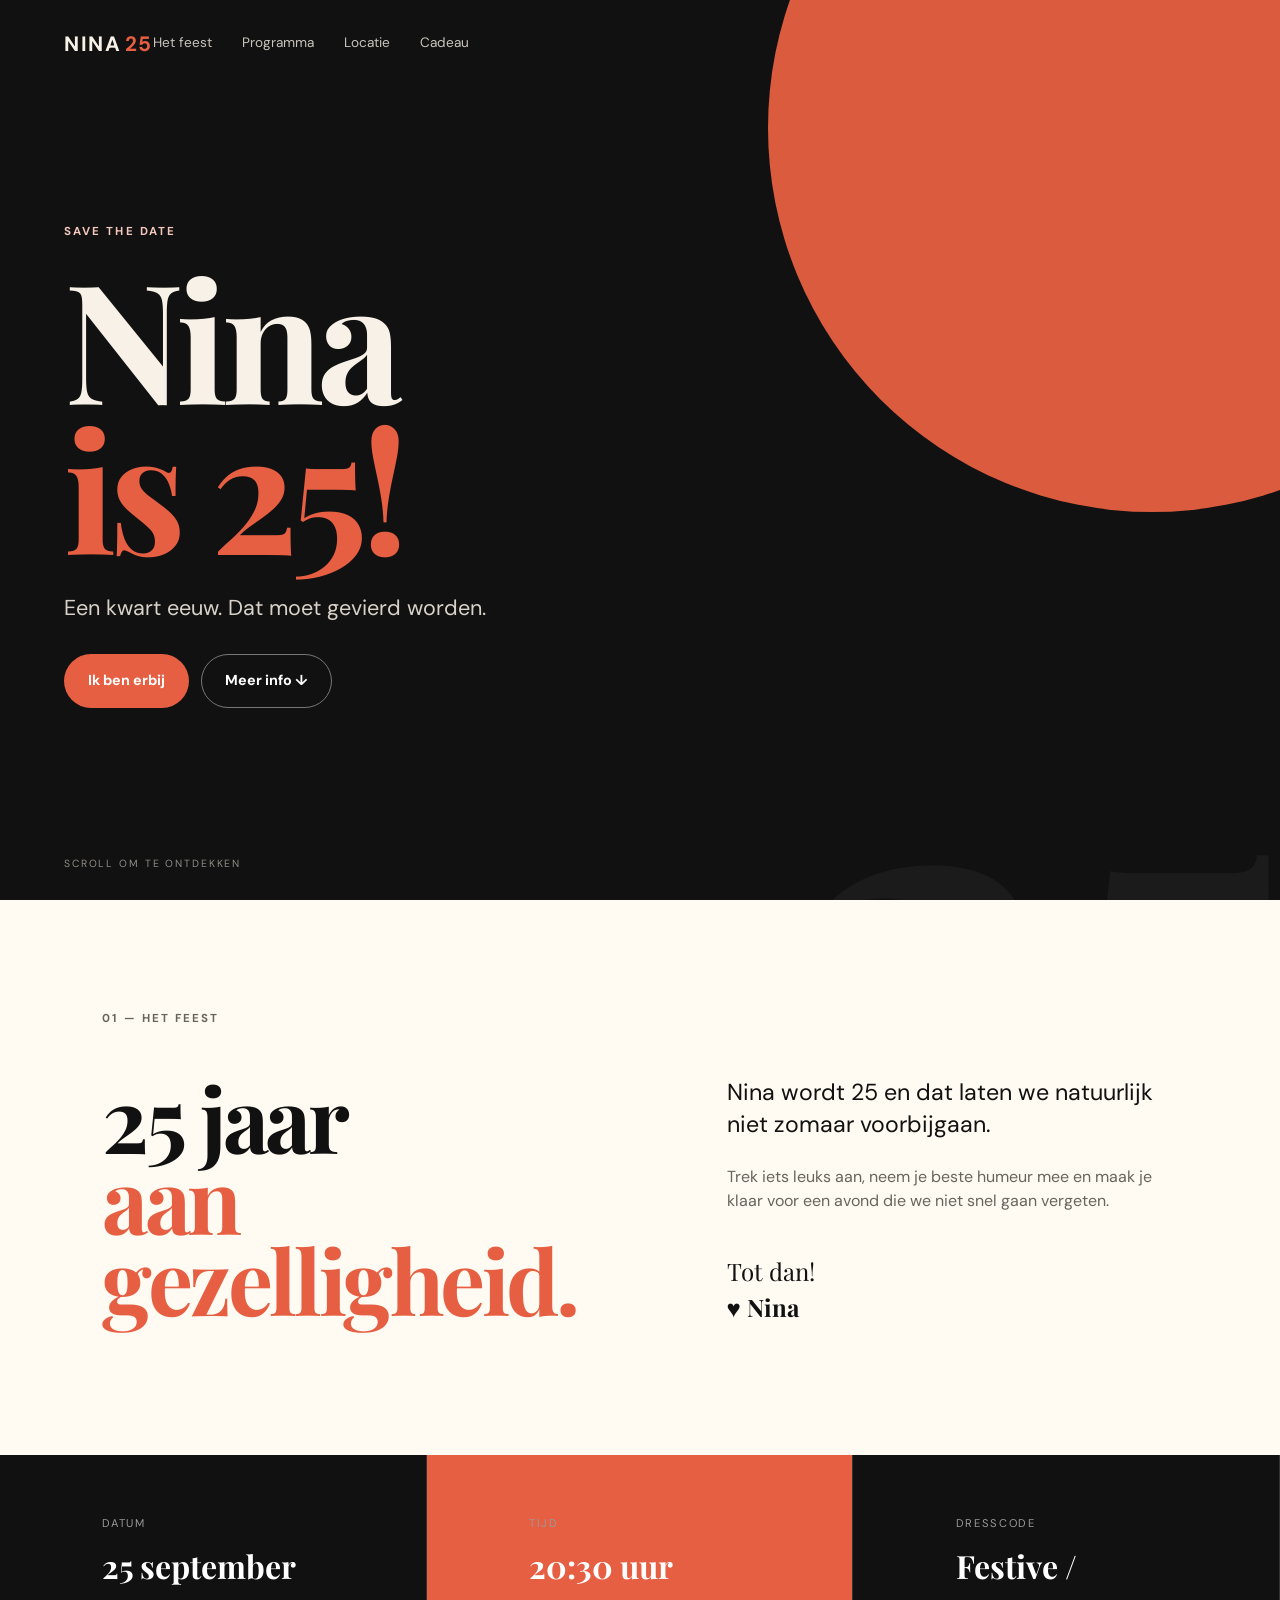
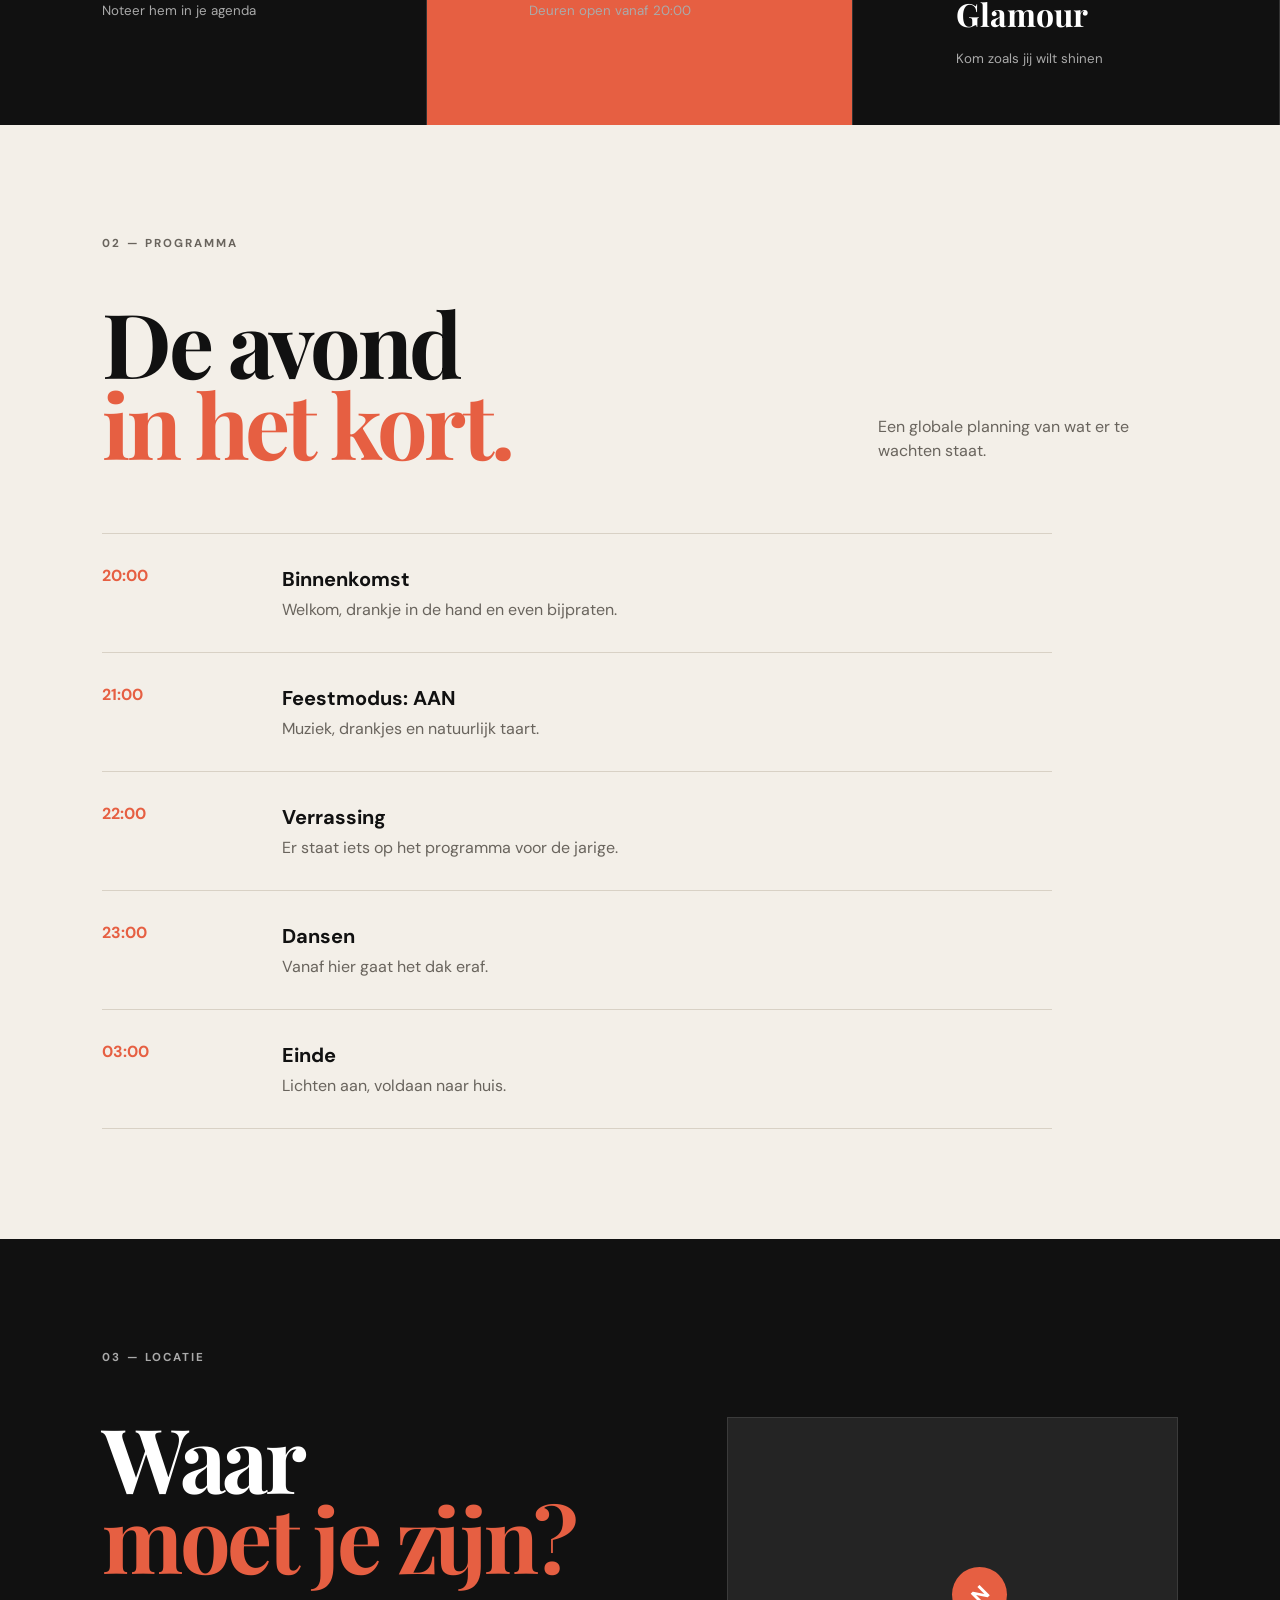
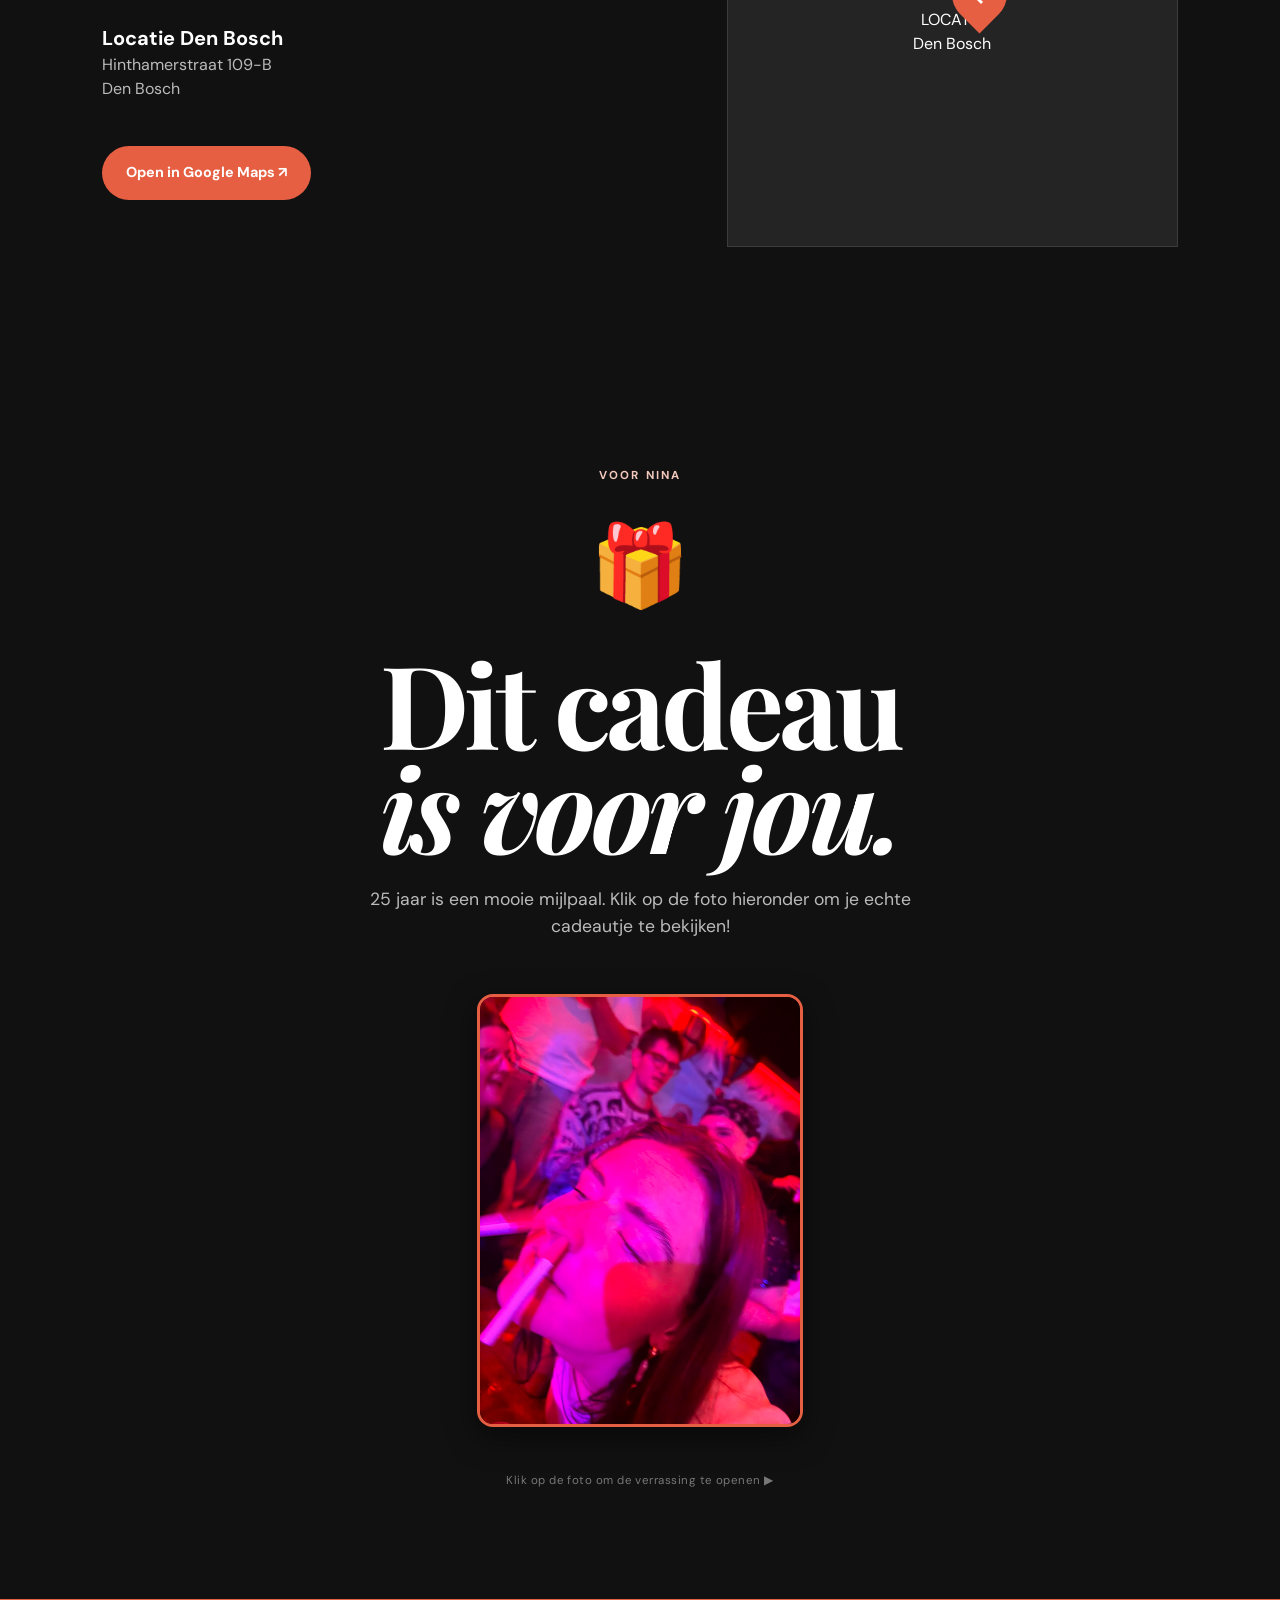
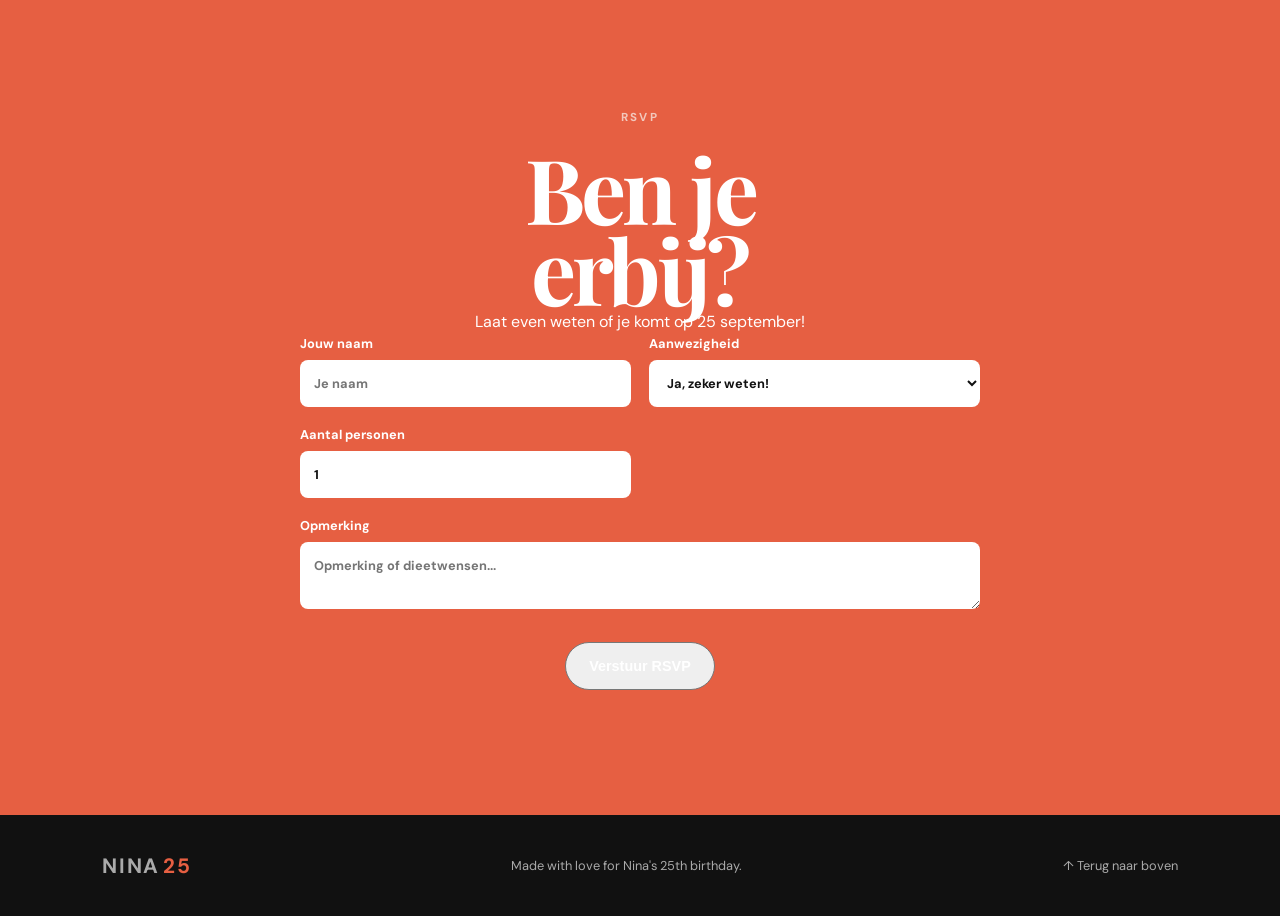
<file: index.html>
<!DOCTYPE html>
<html lang="nl">
<head>
  <meta charset="UTF-8">
  <meta name="viewport" content="width=device-width, initial-scale=1.0">
  <meta name="theme-color" content="#111111">
  <meta name="description" content="Nina wordt 25! Vier je het met ons mee?">
  <title>Nina is 25! 🎉</title>
  <link rel="preconnect" href="https://fonts.googleapis.com">
  <link rel="preconnect" href="https://fonts.gstatic.com" crossorigin>
  <link href="https://fonts.googleapis.com/css2?family=DM+Sans:wght@400;500;700&family=Playfair+Display:wght@700;800&display=swap" rel="stylesheet">
  <style>
    *{box-sizing:border-box;margin:0;padding:0}
    :root{--bg:#f3efe8;--ink:#111;--muted:#69645d;--accent:#e65f42;--cream:#fffaf2;--line:#d8d1c5}
    html{scroll-behavior:smooth}
    body{font-family:"DM Sans",sans-serif;background:var(--bg);color:var(--ink);line-height:1.5}
    a{color:inherit;text-decoration:none}
    .hero{min-height:100vh;background:#111;color:#f7f1e8;position:relative;overflow:hidden;padding:28px 5vw;display:flex;flex-direction:column}
    .hero:before{content:"";position:absolute;width:60vw;height:60vw;max-width:850px;max-height:850px;border-radius:50%;background:var(--accent);right:-20vw;top:-20vw;opacity:.95}
    .hero:after{content:"25";position:absolute;font-family:"Playfair Display";font-size:clamp(18rem,40vw,42rem);font-weight:800;right:-2vw;bottom:-18vw;line-height:.8;color:rgba(255,255,255,.045)}
    nav{display:flex;justify-space-between:space-between;align-items:center;position:relative;z-index:2}
    .logo{font-weight:700;font-size:1.3rem;letter-spacing:.08em}.logo span{color:var(--accent);margin-left:3px}
    .navlinks{display:flex;gap:30px;font-size:.85rem}.navlinks a{opacity:.8}.navlinks a:hover{opacity:1}
    .hero-content{margin:auto 0;position:relative;z-index:2;max-width:850px;padding:7vh 0}
    .eyebrow,.section-label{font-size:.72rem;letter-spacing:.18em;font-weight:700}
    .eyebrow{color:#f2c8bd;margin-bottom:22px}
    h1,h2{font-family:"Playfair Display",serif;line-height:.9;letter-spacing:-.04em}
    h1{font-size:clamp(5rem,13vw,12rem)}h1 em,h2 span{color:var(--accent);font-style:normal}
    .hero-sub{font-size:clamp(1rem,2vw,1.35rem);margin:30px 0;color:#d8d2c9;max-width:500px}
    .hero-buttons{display:flex;gap:12px;flex-wrap:wrap}
    .button{display:inline-block;padding:15px 23px;border-radius:100px;font-weight:700;font-size:.9rem;border:1px solid transparent;cursor:pointer}
    .primary{background:var(--accent);color:white}.primary:hover{transform:translateY(-2px)}
    .ghost{border-color:#777;color:white}
    .scroll-note{position:absolute;bottom:28px;left:5vw;font-size:.65rem;letter-spacing:.18em;opacity:.55}
    section{padding:110px 8vw}.section-label{color:var(--muted);margin-bottom:50px}
    .intro{background:var(--cream)}
    .intro-grid,.location-grid{display:grid;grid-template-columns:1.1fr 1fr;gap:10vw}
    h2{font-size:clamp(3.5rem,7vw,7rem)}
    .intro-copy{max-width:600px}
    .big{font-size:1.45rem;line-height:1.35;margin-bottom:25px}
    .intro-copy p:not(.big){color:var(--muted);margin-bottom:20px}
    .signature{margin-top:40px!important;color:var(--ink)!important;font-family:"Playfair Display";font-size:1.5rem}
    .details{padding:0;display:grid;grid-template-columns:repeat(3,1fr);background:#111;color:white}
    .detail-card{padding:55px 8vw;border-right:1px solid #333}
    .detail-card span{font-size:.7rem;letter-spacing:.15em;color:#999}
    .detail-card strong{display:block;font-family:"Playfair Display";font-size:2rem;margin:8px 0}
    .detail-card small{color:#aaa}
    .featured{background:var(--accent)}
    .program{background:var(--bg)}
    .program-head{display:flex;justify-content:space-between;gap:40px;align-items:end;margin-bottom:70px}
    .program-head p{max-width:300px;color:var(--muted)}
    .timeline{max-width:950px;border-top:1px solid var(--line)}
    .time-row{display:grid;grid-template-columns:150px 1fr;gap:30px;padding:30px 0;border-bottom:1px solid var(--line)}
    .time-row time{font-weight:700;color:var(--accent)}
    .time-row h3{font-size:1.25rem;margin-bottom:4px}
    .time-row p{color:var(--muted)}
    .location{background:#111;color:#fff}
    .location .section-label{color:#aaa}
    .address{margin:45px 0;color:#bbb}
    .address strong{color:#fff;font-size:1.25rem}
    .map-placeholder{min-height:430px;background:#242424;border:1px solid #3b3b3b;display:flex;align-items:center;justify-content:center;text-align:center;position:relative;overflow:hidden}
    .map-pin{position:absolute;background:var(--accent);height:55px;width:55px;border-radius:50% 50% 50% 0;transform:rotate(-45deg);display:grid;place-items:center;font-weight:800;font-size:1.3rem;z-index:2;top:35%;left:50%}
    .gift{background:#111;color:#fff;text-align:center;min-height:75vh;display:flex;align-items:center;justify-content:center;position:relative;overflow:hidden}
    .gift-inner{max-width:720px;position:relative;z-index:1}
    .gift .eyebrow{color:#f2c8bd}
    .gift-icon{font-size:5rem;margin-bottom:25px}
    .gift h2{font-size:clamp(4rem,9vw,8rem);margin-bottom:28px}
    .gift-text{max-width:560px;margin:0 auto 35px;color:#bbb;font-size:1.1rem}
    .photo-button-wrapper {display:inline-block;margin:20px 0;border-radius:16px;overflow:hidden;transition:transform 0.3s ease, box-shadow 0.3s ease;box-shadow:0 10px 30px rgba(0,0,0,0.5);border:3px solid var(--accent)}
    .photo-button-wrapper:hover {transform:scale(1.05);box-shadow:0 15px 40px rgba(230,95,66,0.4)}
    .custom-photo-button {display:block;width:100%;max-width:320px;height:auto;object-fit:cover}
    .gift-hint{font-size:.72rem;color:#777;margin-top:18px;letter-spacing:.04em}
    .rsvp{background:var(--accent);color:#fff;text-align:center}
    .rsvp-inner{max-width:680px;margin:auto}
    form{display:grid;grid-template-columns:1fr 1fr;gap:18px;text-align:left}
    label{font-size:.8rem;font-weight:700}
    input,select,textarea{font:inherit;width:100%;border:0;background:#fff;color:#111;border-radius:8px;padding:14px;margin-top:7px;outline:none}
    textarea{resize:vertical}
    form label:nth-of-type(4){grid-column:1/3}
    form button{border:0;grid-column:1/3;justify-self:center;margin-top:10px}
    footer{background:#111;color:#aaa;padding:35px 8vw;display:flex;justify-content:space-between;align-items:center;gap:20px;font-size:.8rem}
    @media(max-width:700px){.navlinks{display:none}.hero-content{padding:15vh 0}section{padding:75px 6vw}.intro-grid,.location-grid{grid-template-columns:1fr;gap:50px}.details{grid-template-columns:1fr}.detail-card{padding:35px 6vw;border-right:0;border-bottom:1px solid #333}.time-row{grid-template-columns:80px 1fr}form{grid-template-columns:1fr}form label:nth-of-type(4),form button{grid-column:auto}footer{flex-direction:column;align-items:flex-start}}
  </style>
</head>
<body>
  <header class="hero" id="home">
    <nav>
      <a class="logo" href="#home">NINA<span>25</span></a>
      <div class="navlinks">
        <a href="#feest">Het feest</a>
        <a href="#programma">Programma</a>
        <a href="#locatie">Locatie</a>
        <a href="#cadeau">Cadeau</a>
      </div>
    </nav>

    <div class="hero-content">
      <p class="eyebrow">SAVE THE DATE</p>
      <h1>Nina<br><em>is 25!</em></h1>
      <p class="hero-sub">Een kwart eeuw. Dat moet gevierd worden.</p>
      <div class="hero-buttons">
        <a class="button primary" href="#rsvp">Ik ben erbij</a>
        <a class="button ghost" href="#feest">Meer info ↓</a>
      </div>
    </div>

    <div class="scroll-note">SCROLL OM TE ONTDEKKEN</div>
  </header>

  <main>
    <section class="intro" id="feest">
      <div class="section-label">01 — HET FEEST</div>
      <div class="intro-grid">
        <div>
          <h2>25 jaar<br><span>aan gezelligheid.</span></h2>
        </div>
        <div class="intro-copy">
          <p class="big">Nina wordt 25 en dat laten we natuurlijk niet zomaar voorbijgaan.</p>
          <p>Trek iets leuks aan, neem je beste humeur mee en maak je klaar voor een avond die we niet snel gaan vergeten.</p>
          <p class="signature">Tot dan!<br><strong>♥ Nina</strong></p>
        </div>
      </div>
    </section>

    <section class="details">
      <div class="detail-card">
        <span>DATUM</span>
        <strong>25 september</strong>
        <small>Noteer hem in je agenda</small>
      </div>
      <div class="detail-card featured">
        <span>TIJD</span>
        <strong>20:30 uur</strong>
        <small>Deuren open vanaf 20:00</small>
      </div>
      <div class="detail-card">
        <span>DRESSCODE</span>
        <strong>Festive / Glamour</strong>
        <small>Kom zoals jij wilt shinen</small>
      </div>
    </section>

    <section class="program" id="programma">
      <div class="section-label">02 — PROGRAMMA</div>
      <div class="program-head">
        <h2>De avond<br><span>in het kort.</span></h2>
        <p>Een globale planning van wat er te wachten staat.</p>
      </div>
      <div class="timeline">
        <div class="time-row"><time>20:00</time><div><h3>Binnenkomst</h3><p>Welkom, drankje in de hand en even bijpraten.</p></div></div>
        <div class="time-row"><time>21:00</time><div><h3>Feestmodus: AAN</h3><p>Muziek, drankjes en natuurlijk taart.</p></div></div>
        <div class="time-row"><time>22:00</time><div><h3>Verrassing</h3><p>Er staat iets op het programma voor de jarige.</p></div></div>
        <div class="time-row"><time>23:00</time><div><h3>Dansen</h3><p>Vanaf hier gaat het dak eraf.</p></div></div>
        <div class="time-row"><time>03:00</time><div><h3>Einde</h3><p>Lichten aan, voldaan naar huis.</p></div></div>
      </div>
    </section>

    <section class="location" id="locatie">
      <div class="section-label">03 — LOCATIE</div>
      <div class="location-grid">
        <div>
          <h2>Waar<br><span>moet je zijn?</span></h2>
          <div class="address">
            <strong>Locatie Den Bosch</strong>
            <p>Hinthamerstraat 109-B<br>Den Bosch</p>
          </div>
          <a class="button primary" href="https://www.google.com/maps/search/?api=1&query=Hinthamerstraat+109-B+Den+Bosch" target="_blank" rel="noopener">Open in Google Maps ↗</a>
        </div>
        <div class="map-placeholder">
          <div class="map-pin">N</div>
          <p>LOCATIE<br><span>Den Bosch</span></p>
        </div>
      </div>
    </section>

    <section class="gift" id="cadeau">
      <div class="gift-inner">
        <p class="eyebrow">VOOR NINA</p>
        <div class="gift-icon">🎁</div>
        <h2>Dit cadeau<br><em>is voor jou.</em></h2>
        <p class="gift-text">
          25 jaar is een mooie mijlpaal. Klik op de foto hieronder om je echte cadeautje te bekijken!
        </p>
        
        <!-- De fotoknop naar de YouTube verrassing -->
        <a href="https://youtu.be/GGgcc3PDRjs?is=YQZb5GbNn65GNt8l" target="_blank" rel="noopener" class="photo-button-wrapper">
          <img src="foto.jpeg" alt="Bekijk je cadeau" class="custom-photo-button" onerror="this.src='https://via.placeholder.com/320x400?text=Klik+hier+voor+cadeau';">
        </a>

        <p class="gift-hint">Klik op de foto om de verrassing te openen ▶</p>
      </div>
    </section>

    <section class="rsvp" id="rsvp">
      <div class="rsvp-inner">
        <p class="eyebrow">RSVP</p>
        <h2>Ben je<br>erbij?</h2>
        <p>Laat even weten of je komt op 25 september!</p>
        <form id="rsvpForm">
          <label>Jouw naam<input type="text" id="name" required placeholder="Je naam"></label>
          <label>Aanwezigheid
            <select id="attendance">
              <option value="Ja">Ja, zeker weten!</option>
              <option value="Nee">Helaas niet</option>
            </select>
          </label>
          <label>Aantal personen<input type="number" id="guests" value="1" min="1"></label>
          <label>Opmerking<textarea id="note" placeholder="Opmerking of dieetwensen..."></textarea></label>
          <button type="submit" class="button ghost">Verstuur RSVP</button>
        </form>
        <div id="formMessage" style="margin-top:15px; font-weight:bold;"></div>
      </div>
    </section>
  </main>

  <footer>
    <div class="logo">NINA<span>25</span></div>
    <p>Made with love for Nina's 25th birthday.</p>
    <a href="#home">↑ Terug naar boven</a>
  </footer>

  <script>
    document.getElementById("rsvpForm").addEventListener("submit", function(e){
      e.preventDefault();
      const name = document.getElementById("name").value;
      document.getElementById("formMessage").textContent = "Bedankt " + name + "! Je aanmelding is ontvangen.";
      this.reset();
    });
  </script>
</body>
</html>
</file>
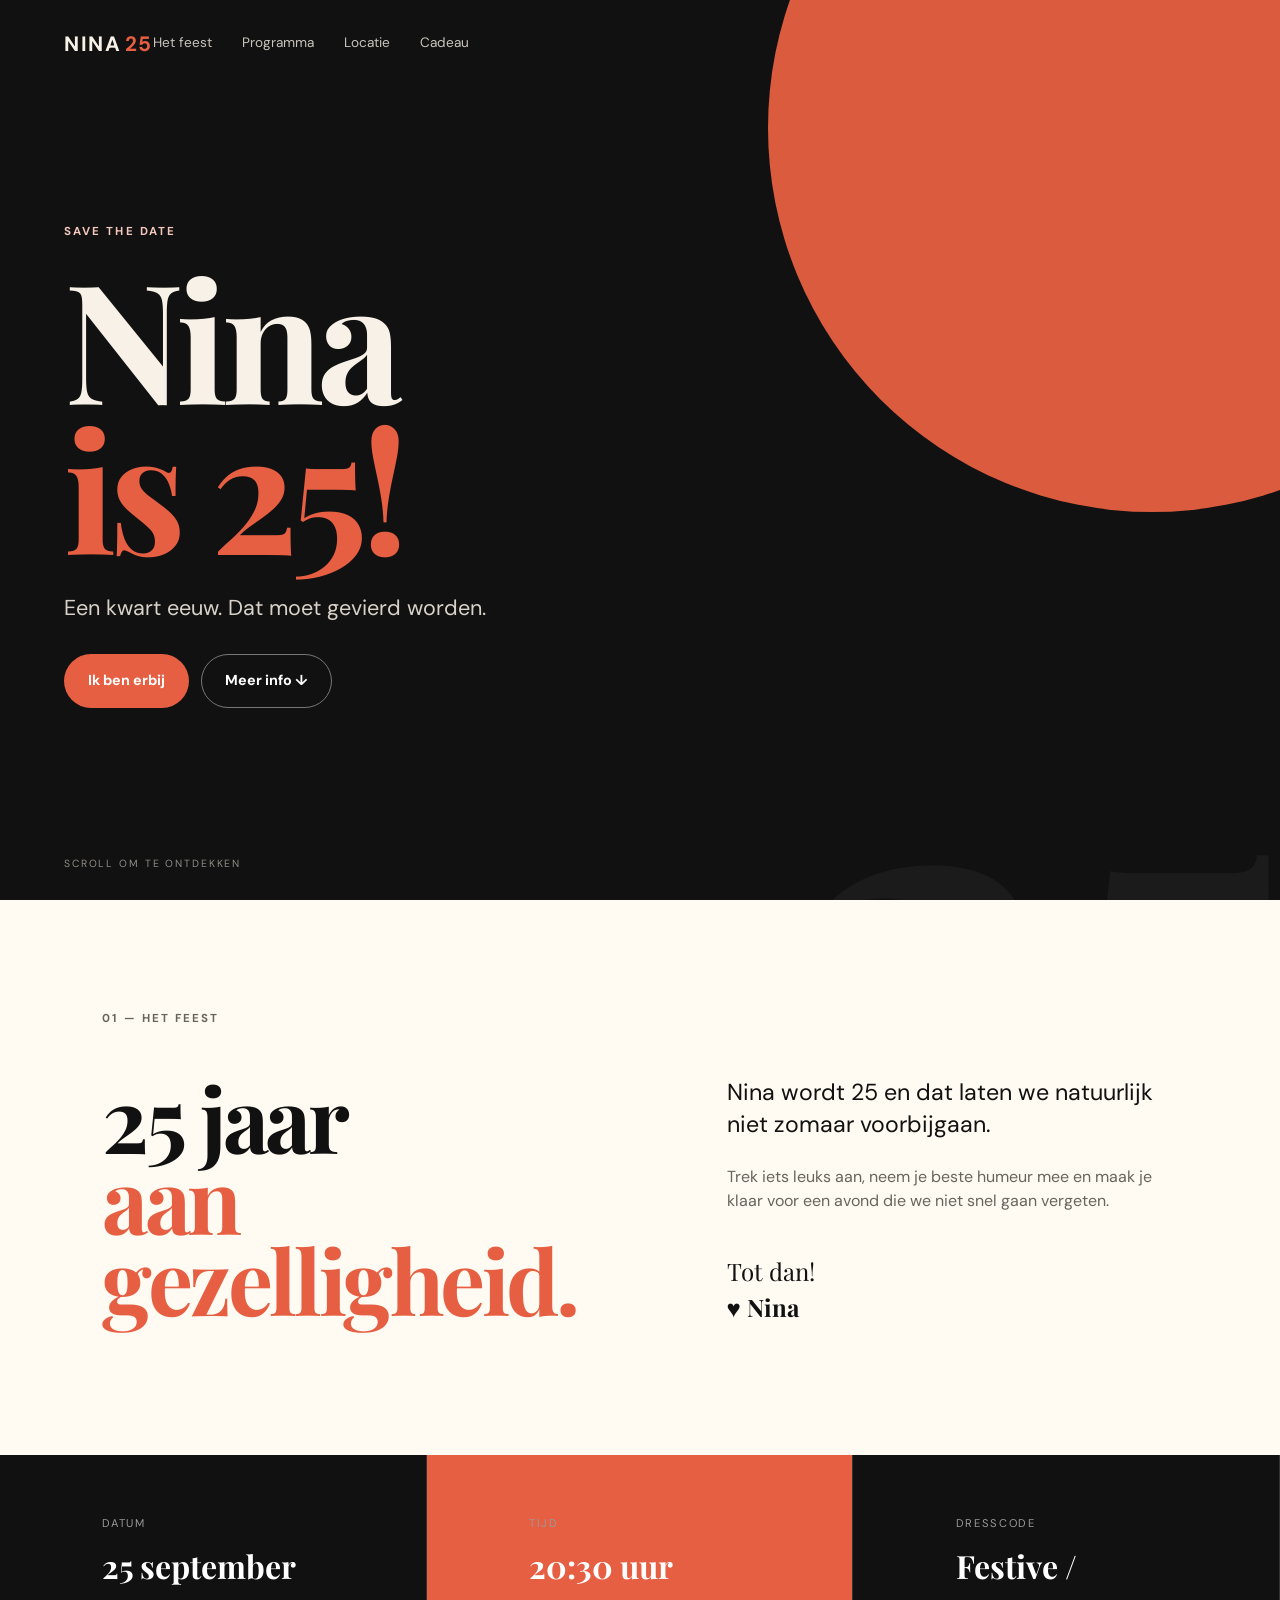
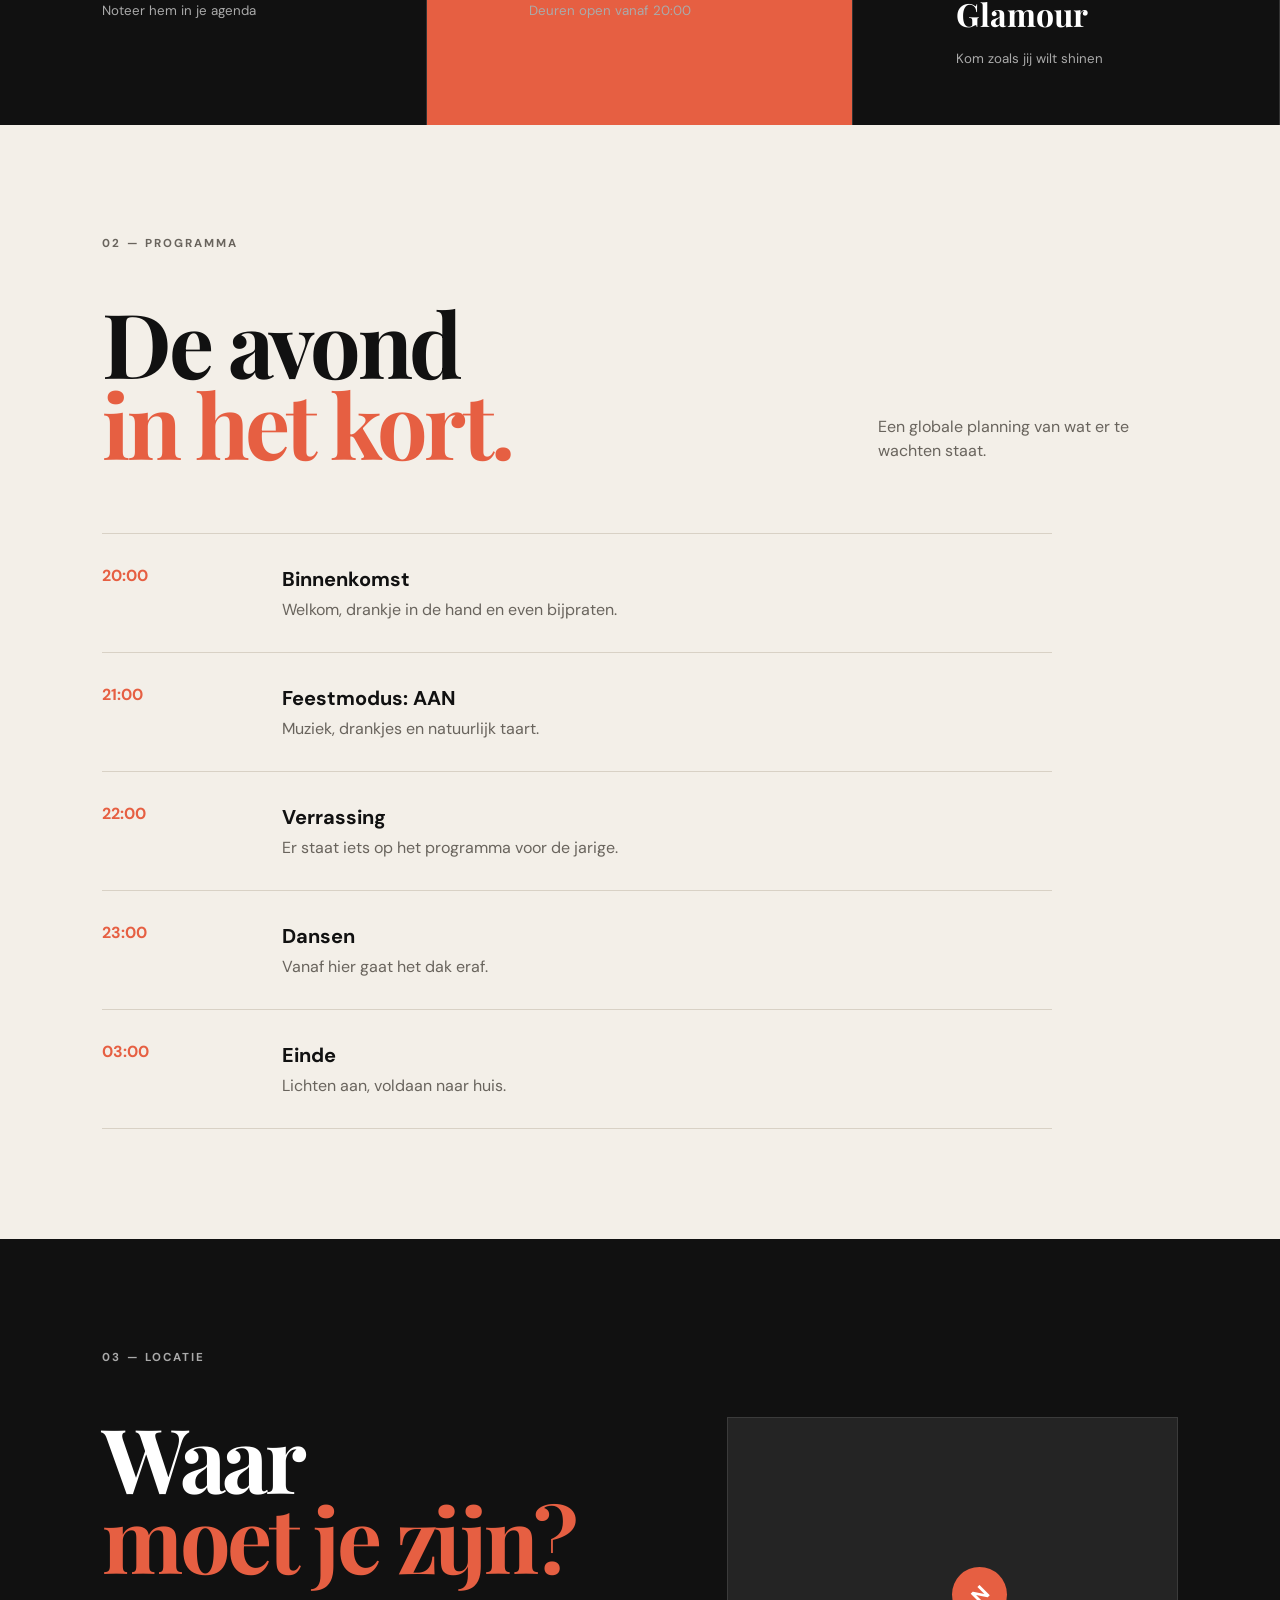
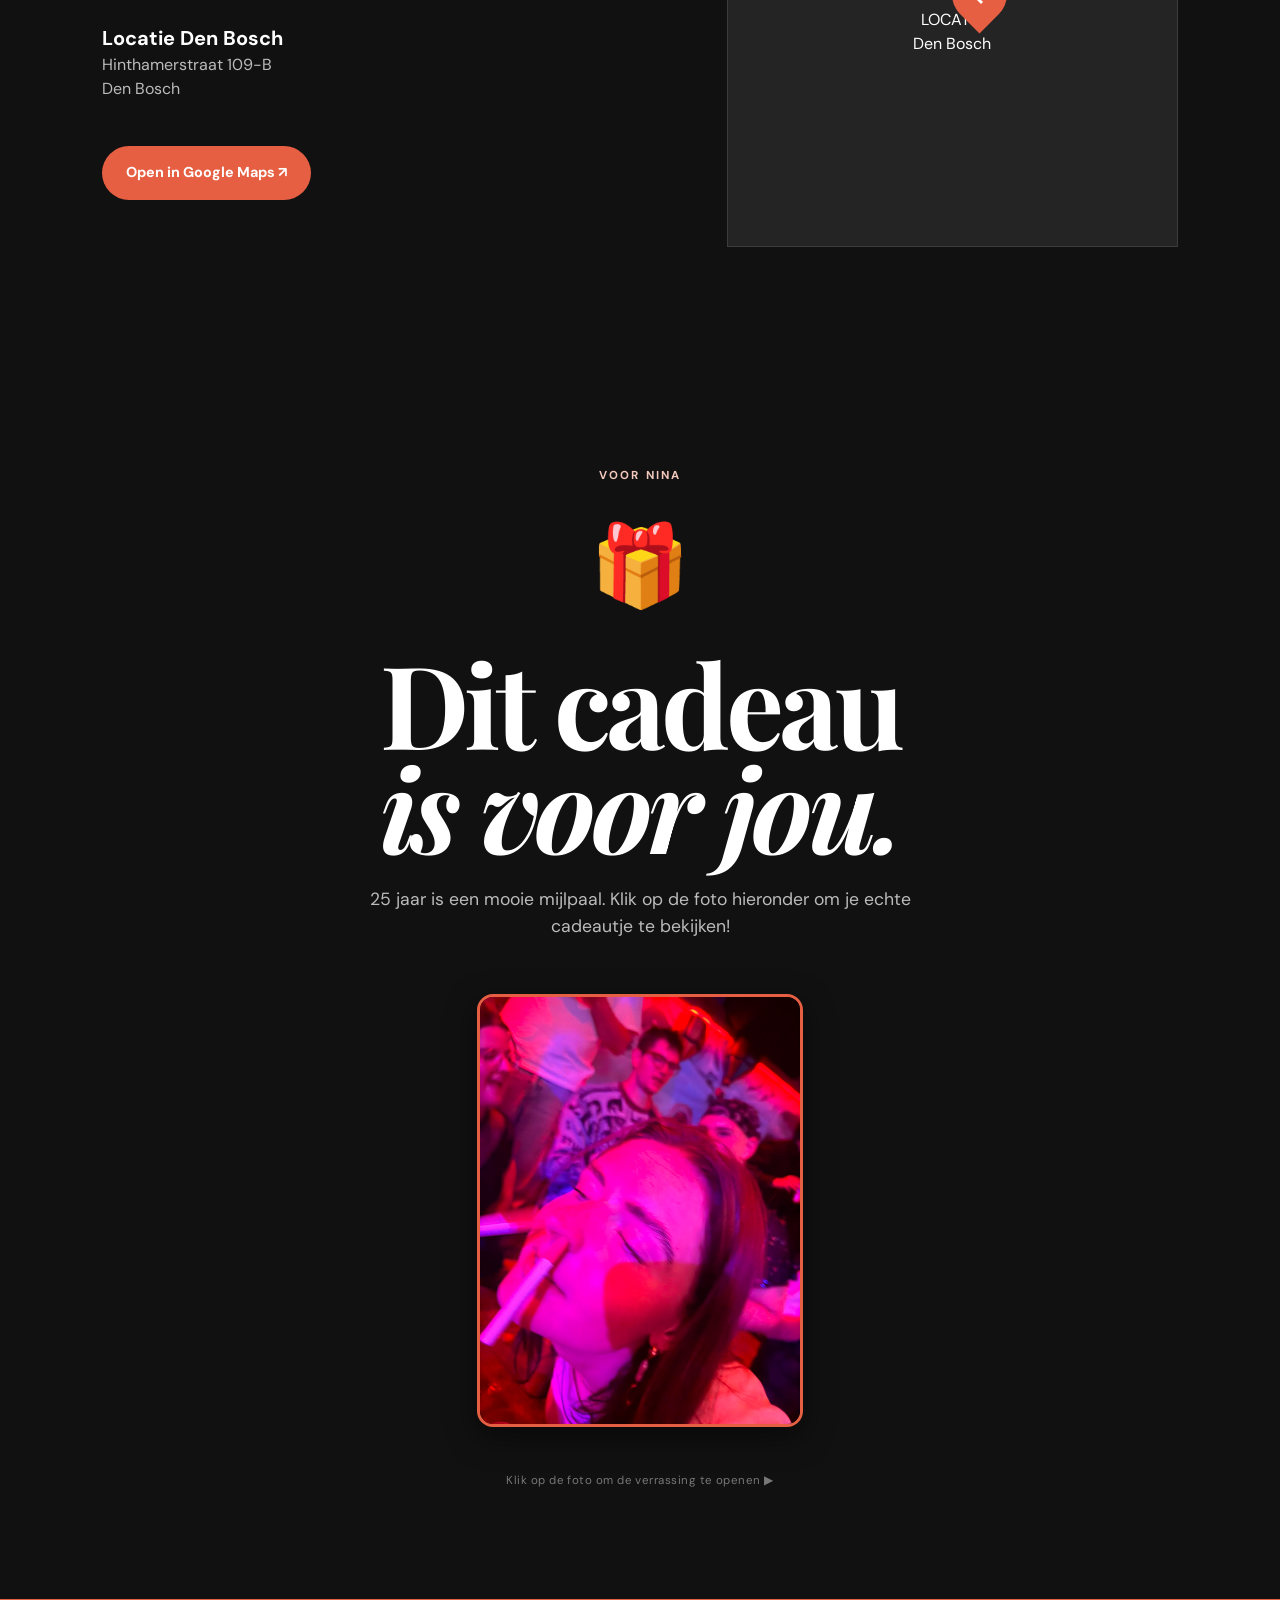
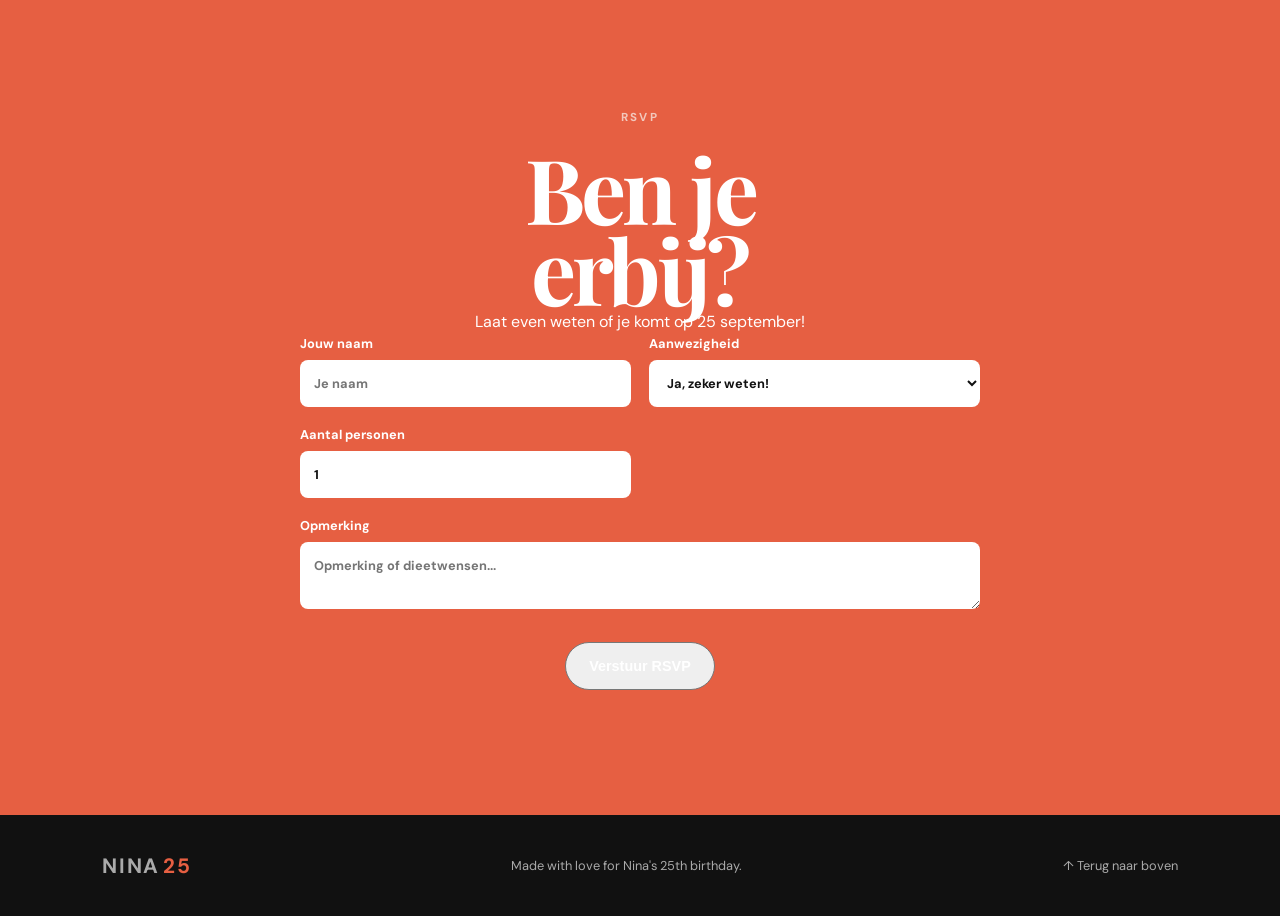
<file: index.html.html>
<!DOCTYPE html>
<html lang="nl">
<head>
  <meta charset="UTF-8">
  <meta name="viewport" content="width=device-width, initial-scale=1.0">
  <meta name="theme-color" content="#111111">
  <meta name="description" content="Nina wordt 25! Vier je het met ons mee?">
  <title>Nina is 25! 🎉</title>
  <link rel="preconnect" href="https://fonts.googleapis.com">
  <link rel="preconnect" href="https://fonts.gstatic.com" crossorigin>
  <link href="https://fonts.googleapis.com/css2?family=DM+Sans:wght@400;500;700&family=Playfair+Display:wght@700;800&display=swap" rel="stylesheet">
  <style>
    *{box-sizing:border-box;margin:0;padding:0}
    :root{--bg:#f3efe8;--ink:#111;--muted:#69645d;--accent:#e65f42;--cream:#fffaf2;--line:#d8d1c5}
    html{scroll-behavior:smooth}
    body{font-family:"DM Sans",sans-serif;background:var(--bg);color:var(--ink);line-height:1.5}
    a{color:inherit;text-decoration:none}
    .hero{min-height:100vh;background:#111;color:#f7f1e8;position:relative;overflow:hidden;padding:28px 5vw;display:flex;flex-direction:column}
    .hero:before{content:"";position:absolute;width:60vw;height:60vw;max-width:850px;max-height:850px;border-radius:50%;background:var(--accent);right:-20vw;top:-20vw;opacity:.95}
    .hero:after{content:"25";position:absolute;font-family:"Playfair Display";font-size:clamp(18rem,40vw,42rem);font-weight:800;right:-2vw;bottom:-18vw;line-height:.8;color:rgba(255,255,255,.045)}
    nav{display:flex;justify-space-between:space-between;align-items:center;position:relative;z-index:2}
    .logo{font-weight:700;font-size:1.3rem;letter-spacing:.08em}.logo span{color:var(--accent);margin-left:3px}
    .navlinks{display:flex;gap:30px;font-size:.85rem}.navlinks a{opacity:.8}.navlinks a:hover{opacity:1}
    .hero-content{margin:auto 0;position:relative;z-index:2;max-width:850px;padding:7vh 0}
    .eyebrow,.section-label{font-size:.72rem;letter-spacing:.18em;font-weight:700}
    .eyebrow{color:#f2c8bd;margin-bottom:22px}
    h1,h2{font-family:"Playfair Display",serif;line-height:.9;letter-spacing:-.04em}
    h1{font-size:clamp(5rem,13vw,12rem)}h1 em,h2 span{color:var(--accent);font-style:normal}
    .hero-sub{font-size:clamp(1rem,2vw,1.35rem);margin:30px 0;color:#d8d2c9;max-width:500px}
    .hero-buttons{display:flex;gap:12px;flex-wrap:wrap}
    .button{display:inline-block;padding:15px 23px;border-radius:100px;font-weight:700;font-size:.9rem;border:1px solid transparent;cursor:pointer}
    .primary{background:var(--accent);color:white}.primary:hover{transform:translateY(-2px)}
    .ghost{border-color:#777;color:white}
    .scroll-note{position:absolute;bottom:28px;left:5vw;font-size:.65rem;letter-spacing:.18em;opacity:.55}
    section{padding:110px 8vw}.section-label{color:var(--muted);margin-bottom:50px}
    .intro{background:var(--cream)}
    .intro-grid,.location-grid{display:grid;grid-template-columns:1.1fr 1fr;gap:10vw}
    h2{font-size:clamp(3.5rem,7vw,7rem)}
    .intro-copy{max-width:600px}
    .big{font-size:1.45rem;line-height:1.35;margin-bottom:25px}
    .intro-copy p:not(.big){color:var(--muted);margin-bottom:20px}
    .signature{margin-top:40px!important;color:var(--ink)!important;font-family:"Playfair Display";font-size:1.5rem}
    .details{padding:0;display:grid;grid-template-columns:repeat(3,1fr);background:#111;color:white}
    .detail-card{padding:55px 8vw;border-right:1px solid #333}
    .detail-card span{font-size:.7rem;letter-spacing:.15em;color:#999}
    .detail-card strong{display:block;font-family:"Playfair Display";font-size:2rem;margin:8px 0}
    .detail-card small{color:#aaa}
    .featured{background:var(--accent)}
    .program{background:var(--bg)}
    .program-head{display:flex;justify-content:space-between;gap:40px;align-items:end;margin-bottom:70px}
    .program-head p{max-width:300px;color:var(--muted)}
    .timeline{max-width:950px;border-top:1px solid var(--line)}
    .time-row{display:grid;grid-template-columns:150px 1fr;gap:30px;padding:30px 0;border-bottom:1px solid var(--line)}
    .time-row time{font-weight:700;color:var(--accent)}
    .time-row h3{font-size:1.25rem;margin-bottom:4px}
    .time-row p{color:var(--muted)}
    .location{background:#111;color:#fff}
    .location .section-label{color:#aaa}
    .address{margin:45px 0;color:#bbb}
    .address strong{color:#fff;font-size:1.25rem}
    .map-placeholder{min-height:430px;background:#242424;border:1px solid #3b3b3b;display:flex;align-items:center;justify-content:center;text-align:center;position:relative;overflow:hidden}
    .map-pin{position:absolute;background:var(--accent);height:55px;width:55px;border-radius:50% 50% 50% 0;transform:rotate(-45deg);display:grid;place-items:center;font-weight:800;font-size:1.3rem;z-index:2;top:35%;left:50%}
    .gift{background:#111;color:#fff;text-align:center;min-height:75vh;display:flex;align-items:center;justify-content:center;position:relative;overflow:hidden}
    .gift-inner{max-width:720px;position:relative;z-index:1}
    .gift .eyebrow{color:#f2c8bd}
    .gift-icon{font-size:5rem;margin-bottom:25px}
    .gift h2{font-size:clamp(4rem,9vw,8rem);margin-bottom:28px}
    .gift-text{max-width:560px;margin:0 auto 35px;color:#bbb;font-size:1.1rem}
    .photo-button-wrapper {display:inline-block;margin:20px 0;border-radius:16px;overflow:hidden;transition:transform 0.3s ease, box-shadow 0.3s ease;box-shadow:0 10px 30px rgba(0,0,0,0.5);border:3px solid var(--accent)}
    .photo-button-wrapper:hover {transform:scale(1.05);box-shadow:0 15px 40px rgba(230,95,66,0.4)}
    .custom-photo-button {display:block;width:100%;max-width:320px;height:auto;object-fit:cover}
    .gift-hint{font-size:.72rem;color:#777;margin-top:18px;letter-spacing:.04em}
    .rsvp{background:var(--accent);color:#fff;text-align:center}
    .rsvp-inner{max-width:680px;margin:auto}
    form{display:grid;grid-template-columns:1fr 1fr;gap:18px;text-align:left}
    label{font-size:.8rem;font-weight:700}
    input,select,textarea{font:inherit;width:100%;border:0;background:#fff;color:#111;border-radius:8px;padding:14px;margin-top:7px;outline:none}
    textarea{resize:vertical}
    form label:nth-of-type(4){grid-column:1/3}
    form button{border:0;grid-column:1/3;justify-self:center;margin-top:10px}
    footer{background:#111;color:#aaa;padding:35px 8vw;display:flex;justify-content:space-between;align-items:center;gap:20px;font-size:.8rem}
    @media(max-width:700px){.navlinks{display:none}.hero-content{padding:15vh 0}section{padding:75px 6vw}.intro-grid,.location-grid{grid-template-columns:1fr;gap:50px}.details{grid-template-columns:1fr}.detail-card{padding:35px 6vw;border-right:0;border-bottom:1px solid #333}.time-row{grid-template-columns:80px 1fr}form{grid-template-columns:1fr}form label:nth-of-type(4),form button{grid-column:auto}footer{flex-direction:column;align-items:flex-start}}
  </style>
</head>
<body>
  <header class="hero" id="home">
    <nav>
      <a class="logo" href="#home">NINA<span>25</span></a>
      <div class="navlinks">
        <a href="#feest">Het feest</a>
        <a href="#programma">Programma</a>
        <a href="#locatie">Locatie</a>
        <a href="#cadeau">Cadeau</a>
      </div>
    </nav>

    <div class="hero-content">
      <p class="eyebrow">SAVE THE DATE</p>
      <h1>Nina<br><em>is 25!</em></h1>
      <p class="hero-sub">Een kwart eeuw. Dat moet gevierd worden.</p>
      <div class="hero-buttons">
        <a class="button primary" href="#rsvp">Ik ben erbij</a>
        <a class="button ghost" href="#feest">Meer info ↓</a>
      </div>
    </div>

    <div class="scroll-note">SCROLL OM TE ONTDEKKEN</div>
  </header>

  <main>
    <section class="intro" id="feest">
      <div class="section-label">01 — HET FEEST</div>
      <div class="intro-grid">
        <div>
          <h2>25 jaar<br><span>aan gezelligheid.</span></h2>
        </div>
        <div class="intro-copy">
          <p class="big">Nina wordt 25 en dat laten we natuurlijk niet zomaar voorbijgaan.</p>
          <p>Trek iets leuks aan, neem je beste humeur mee en maak je klaar voor een avond die we niet snel gaan vergeten.</p>
          <p class="signature">Tot dan!<br><strong>♥ Nina</strong></p>
        </div>
      </div>
    </section>

    <section class="details">
      <div class="detail-card">
        <span>DATUM</span>
        <strong>25 september</strong>
        <small>Noteer hem in je agenda</small>
      </div>
      <div class="detail-card featured">
        <span>TIJD</span>
        <strong>20:30 uur</strong>
        <small>Deuren open vanaf 20:00</small>
      </div>
      <div class="detail-card">
        <span>DRESSCODE</span>
        <strong>Festive / Glamour</strong>
        <small>Kom zoals jij wilt shinen</small>
      </div>
    </section>

    <section class="program" id="programma">
      <div class="section-label">02 — PROGRAMMA</div>
      <div class="program-head">
        <h2>De avond<br><span>in het kort.</span></h2>
        <p>Een globale planning van wat er te wachten staat.</p>
      </div>
      <div class="timeline">
        <div class="time-row"><time>20:00</time><div><h3>Binnenkomst</h3><p>Welkom, drankje in de hand en even bijpraten.</p></div></div>
        <div class="time-row"><time>21:00</time><div><h3>Feestmodus: AAN</h3><p>Muziek, drankjes en natuurlijk taart.</p></div></div>
        <div class="time-row"><time>22:00</time><div><h3>Verrassing</h3><p>Er staat iets op het programma voor de jarige.</p></div></div>
        <div class="time-row"><time>23:00</time><div><h3>Dansen</h3><p>Vanaf hier gaat het dak eraf.</p></div></div>
        <div class="time-row"><time>03:00</time><div><h3>Einde</h3><p>Lichten aan, voldaan naar huis.</p></div></div>
      </div>
    </section>

    <section class="location" id="locatie">
      <div class="section-label">03 — LOCATIE</div>
      <div class="location-grid">
        <div>
          <h2>Waar<br><span>moet je zijn?</span></h2>
          <div class="address">
            <strong>Locatie Den Bosch</strong>
            <p>Hinthamerstraat 109-B<br>Den Bosch</p>
          </div>
          <a class="button primary" href="https://www.google.com/maps/search/?api=1&query=Hinthamerstraat+109-B+Den+Bosch" target="_blank" rel="noopener">Open in Google Maps ↗</a>
        </div>
        <div class="map-placeholder">
          <div class="map-pin">N</div>
          <p>LOCATIE<br><span>Den Bosch</span></p>
        </div>
      </div>
    </section>

    <section class="gift" id="cadeau">
      <div class="gift-inner">
        <p class="eyebrow">VOOR NINA</p>
        <div class="gift-icon">🎁</div>
        <h2>Dit cadeau<br><em>is voor jou.</em></h2>
        <p class="gift-text">
          25 jaar is een mooie mijlpaal. Klik op de foto hieronder om je echte cadeautje te bekijken!
        </p>
        
        <!-- De fotoknop naar de YouTube verrassing -->
        <a href="https://youtu.be/GGgcc3PDRjs?is=YQZb5GbNn65GNt8l" target="_blank" rel="noopener" class="photo-button-wrapper">
          <img src="foto.jpeg.jpeg" alt="Bekijk je cadeau" class="custom-photo-button" onerror="this.src='https://via.placeholder.com/320x400?text=Klik+hier+voor+cadeau';">
        </a>

        <p class="gift-hint">Klik op de foto om de verrassing te openen ▶</p>
      </div>
    </section>

    <section class="rsvp" id="rsvp">
      <div class="rsvp-inner">
        <p class="eyebrow">RSVP</p>
        <h2>Ben je<br>erbij?</h2>
        <p>Laat even weten of je komt op 25 september!</p>
        <form id="rsvpForm">
          <label>Jouw naam<input type="text" id="name" required placeholder="Je naam"></label>
          <label>Aanwezigheid
            <select id="attendance">
              <option value="Ja">Ja, zeker weten!</option>
              <option value="Nee">Helaas niet</option>
            </select>
          </label>
          <label>Aantal personen<input type="number" id="guests" value="1" min="1"></label>
          <label>Opmerking<textarea id="note" placeholder="Opmerking of dieetwensen..."></textarea></label>
          <button type="submit" class="button ghost">Verstuur RSVP</button>
        </form>
        <div id="formMessage" style="margin-top:15px; font-weight:bold;"></div>
      </div>
    </section>
  </main>

  <footer>
    <div class="logo">NINA<span>25</span></div>
    <p>Made with love for Nina's 25th birthday.</p>
    <a href="#home">↑ Terug naar boven</a>
  </footer>

  <script>
    document.getElementById("rsvpForm").addEventListener("submit", function(e){
      e.preventDefault();
      const name = document.getElementById("name").value;
      document.getElementById("formMessage").textContent = "Bedankt " + name + "! Je aanmelding is ontvangen.";
      this.reset();
    });
  </script>
</body>
</html>
</file>
